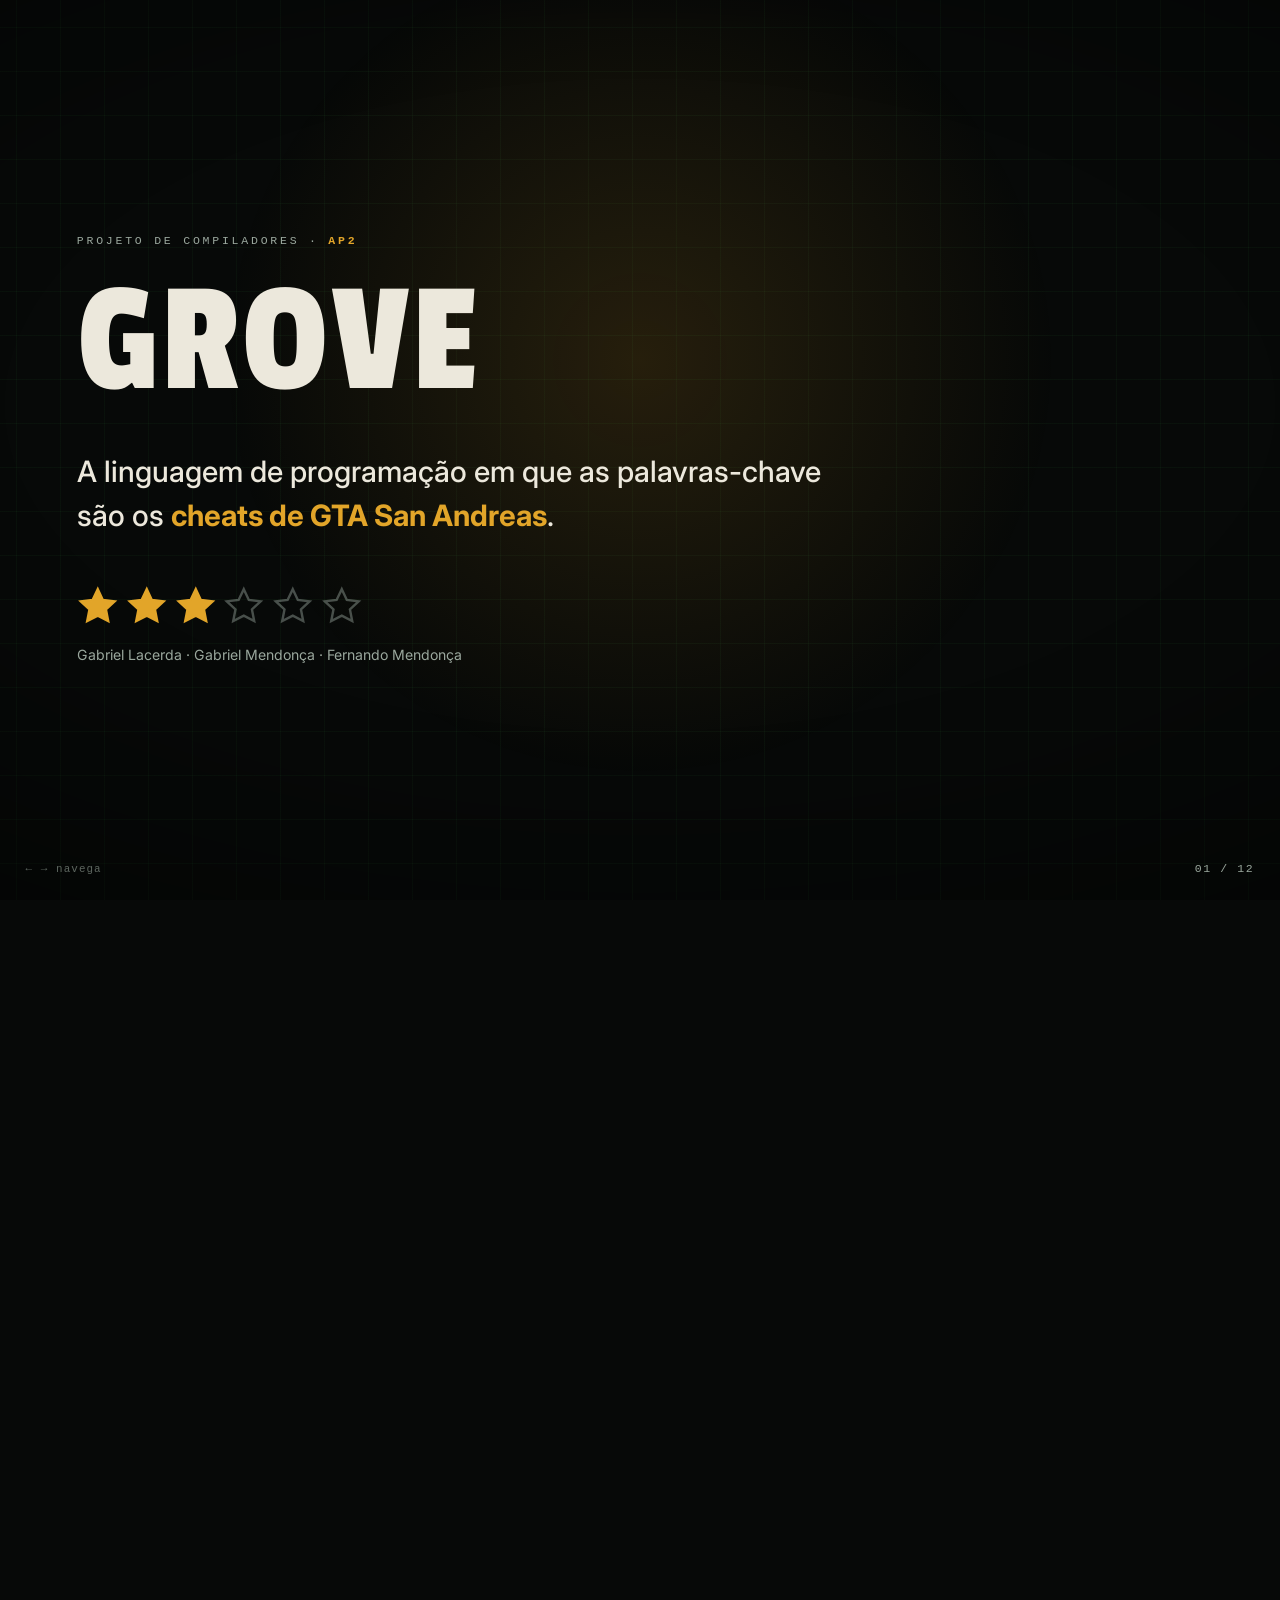
<file: docs/apresentacao.html>
<!doctype html>
<html lang="pt-BR">
<head>
<meta charset="utf-8">
<meta name="viewport" content="width=device-width, initial-scale=1">
<title>Grove · apresentação</title>
<meta name="description" content="Grove: linguagem de programação cujas palavras-chave são os cheats de GTA San Andreas. Apresentação do projeto de Compiladores.">
<script>document.documentElement.classList.add('js');</script>
<link rel="preconnect" href="https://fonts.googleapis.com">
<link rel="preconnect" href="https://fonts.gstatic.com" crossorigin>
<link rel="stylesheet" href="https://fonts.googleapis.com/css2?family=Passion+One:wght@400;700&family=Inter:wght@400;500;700;800&display=swap">
<style>
/* ---------- base ---------- */
:root{
  /* mesma paleta do Grove Online (playground/estilo.css) */
  --fundo:#070908; --painel:#0e1310; --borda:#233029;
  --texto:#ece8dc; --suave:#9aa79d;
  --ouro:#e2a529; --grove:#3fae4f; --dinheiro:#62b84f;
  --vermelho:#e0474b; --policia:#79a6f2; --aviso:#e8c25a;
  --gta:"Passion One",Impact,"Arial Black",sans-serif;
  --sans:"Inter",system-ui,-apple-system,"Segoe UI",sans-serif;
  --mono:ui-monospace,"SF Mono",SFMono-Regular,Menlo,Consolas,"Liberation Mono",monospace;
  --mx:50%; --my:40%;
  --gap:clamp(0.9rem,2vh,1.8rem);
}
*{box-sizing:border-box}
html{scroll-behavior:smooth}
body{
  margin:0; background:var(--fundo); color:var(--texto);
  font-family:var(--sans); font-size:clamp(15px,1.1vw + 0.5rem,20px); line-height:1.5;
  -webkit-font-smoothing:antialiased;
}
.js html{scroll-snap-type:y mandatory; overscroll-behavior-y:contain}

/* ---------- fundo vivo ---------- */
.fundo{position:fixed; inset:0; z-index:0; pointer-events:none; overflow:hidden}
.fundo::before{
  content:""; position:absolute; inset:-40%;
  background:
    repeating-linear-gradient(0deg,rgba(63,174,79,.055) 0 1px,transparent 1px 44px),
    repeating-linear-gradient(90deg,rgba(63,174,79,.055) 0 1px,transparent 1px 44px);
  animation:desliza 26s linear infinite;
}
.fundo::after{
  content:""; position:absolute; inset:0;
  background:radial-gradient(42rem 42rem at var(--mx) var(--my),rgba(226,165,41,.14),transparent 62%);
  transition:background-position .2s linear;
}
.vinheta{position:fixed; inset:0; z-index:1; pointer-events:none;
  background:radial-gradient(130% 95% at 50% 45%,transparent 38%,rgba(0,0,0,.72) 100%)}
@keyframes desliza{to{transform:translate3d(44px,44px,0)}}

/* ---------- slide ---------- */
.slide{
  position:relative; z-index:2;
  height:100vh; height:100dvh;
  scroll-snap-align:start; scroll-snap-stop:always;
  display:grid; align-content:center;
  padding:clamp(1.6rem,4.5vmin,4.5rem) clamp(1.2rem,6vw,7rem);
  max-width:84rem; margin-inline:auto;
}
/* projetor baixo (1024x640 e parecidos): devolve altura útil ao conteúdo */
@media (max-height:680px){.slide{padding-block:clamp(.8rem,2.5vmin,1.6rem)}}
.marca{
  font-family:var(--mono); font-size:clamp(.66rem,.9vw,.8rem); letter-spacing:.24em;
  text-transform:uppercase; color:var(--suave); margin-bottom:var(--gap);
}
.marca b{color:var(--ouro); font-weight:700}
h1,h2,h3{font-family:var(--gta); font-weight:400; text-transform:uppercase; margin:0; line-height:.95}
h1{font-size:clamp(3.4rem,13vw,10rem); letter-spacing:.01em}
h2{font-size:clamp(2rem,5.4vw,4.2rem); color:var(--ouro); margin-bottom:var(--gap)}
h3{font-size:clamp(1.1rem,1.9vw,1.6rem); color:var(--grove); letter-spacing:.04em}
.sub{font-size:clamp(1.05rem,2.3vw,1.9rem); font-weight:500; color:var(--texto); max-width:42ch}
.nota{color:var(--suave); font-size:clamp(.85rem,1.1vw,1.05rem); max-width:62ch}
strong{color:var(--ouro); font-weight:700}
em{color:var(--grove); font-style:normal; font-weight:600}
code,.mono{font-family:var(--mono)}
.cheat{font-family:var(--mono); color:var(--ouro); font-weight:700; letter-spacing:.02em}

/* ---------- blocos ---------- */
.painel{
  background:color-mix(in srgb,var(--painel) 88%,transparent);
  border:1px solid var(--borda); border-radius:14px;
  padding:clamp(.9rem,1.8vmin,1.5rem);
}
pre{
  margin:0; font-family:var(--mono); font-size:clamp(.74rem,1.15vw,1.02rem);
  line-height:1.65; overflow-x:auto; color:var(--texto);
}
pre .k{color:var(--ouro); font-weight:700}
pre .n{color:#86bdff}
pre .s{color:#e3c58a}
pre .c{color:#6f7d73}
pre .r{color:var(--vermelho)}
pre .g{color:var(--dinheiro)}
.duas{display:grid; gap:clamp(.9rem,2.4vmin,2rem); grid-template-columns:1fr}
@media (min-width:56rem){.duas{grid-template-columns:1fr 1fr; align-items:start}}
.duas.larga-esq{grid-template-columns:1fr}
@media (min-width:56rem){.duas.larga-esq{grid-template-columns:1.25fr .9fr}}

ul{margin:0; padding:0; list-style:none; display:grid; gap:calc(var(--gap) * .62)}
ul li{display:grid; grid-template-columns:auto 1fr; gap:.8rem; align-items:start}
.pino{
  width:1.65rem; height:1.65rem; flex:none; border-radius:50%;
  display:grid; place-items:center; font-family:var(--mono); font-size:clamp(.64rem,.85vw,.78rem); font-weight:700;
  background:rgba(63,174,79,.14); border:1px solid rgba(63,174,79,.45); color:var(--grove);
}
.pino.ouro{background:rgba(226,165,41,.14); border-color:rgba(226,165,41,.5); color:var(--ouro)}
.pino.vermelho{background:rgba(224,71,75,.14); border-color:rgba(224,71,75,.5); color:var(--vermelho)}
.pino.azul{background:rgba(121,166,242,.14); border-color:rgba(121,166,242,.5); color:var(--policia)}
li b{display:block; color:var(--texto)}
li span{color:var(--suave); font-size:.94em}

/* tabela de cheats */
.cheats{display:grid; gap:.55rem; grid-template-columns:1fr}
@media (min-width:52rem){.cheats{grid-template-columns:1fr 1fr}}
.cheats div{
  display:grid; grid-template-columns:minmax(0,1fr) auto; gap:.6rem; align-items:baseline;
  padding:.5rem .75rem; border-radius:10px; background:rgba(14,19,16,.85); border:1px solid var(--borda);
}
.cheats .sig{font-size:.9em; color:var(--suave); text-align:right; white-space:nowrap}

/* HUD de estrelas */
.hud{display:flex; gap:.45rem; align-items:center}
.hud svg{width:clamp(1.5rem,3.6vw,2.6rem); height:auto}
.estrela{fill:none; stroke:var(--suave); stroke-width:1.4; opacity:.45}
.estrela.on{fill:var(--ouro); stroke:var(--ouro); opacity:1}

/* diagramas svg */
.fig{width:100%; height:auto; overflow:visible}
.fig .caixa{fill:rgba(14,19,16,.9); stroke:var(--borda); stroke-width:1.5; rx:10}
.fig .caixa.ouro{stroke:rgba(226,165,41,.65)}
.fig .caixa.verde{stroke:rgba(63,174,79,.6)}
.fig text{font-family:var(--sans); font-size:15px; fill:var(--texto)}
.fig text.rot{font-family:var(--mono); font-size:11.5px; fill:var(--suave); letter-spacing:.08em}
.fig text.tit{font-weight:700}
.fig .cano{fill:none; stroke:var(--grove); stroke-width:2; stroke-linecap:round}
.fig .cano.ouro{stroke:var(--ouro)}
.fig .ponta{fill:var(--grove)}
.fig .ponta.ouro{fill:var(--ouro)}

/* rodapé / progresso */
#progresso{position:fixed; left:0; bottom:0; height:3px; width:0; z-index:9;
  background:linear-gradient(90deg,var(--grove),var(--ouro)); transition:width .18s linear}
#passo{position:fixed; right:clamp(.7rem,2vw,1.6rem); bottom:clamp(.7rem,2vw,1.4rem); z-index:9;
  font-family:var(--mono); font-size:clamp(.66rem,.9vw,.8rem); letter-spacing:.14em; color:var(--suave)}
.js #ajuda{position:fixed; left:clamp(.7rem,2vw,1.6rem); bottom:clamp(.7rem,2vw,1.4rem); z-index:9;
  font-family:var(--mono); font-size:clamp(.62rem,.85vw,.76rem); letter-spacing:.1em; color:var(--suave); opacity:.6}
#ajuda{display:none}
.js #ajuda{display:block}

/* ---------- animações ---------- */
@keyframes sobe{from{opacity:0; transform:translateY(30px)}to{opacity:1; transform:none}}
@keyframes esquerda{from{opacity:0; transform:translateX(-46px)}to{opacity:1; transform:none}}
@keyframes direita{from{opacity:0; transform:translateX(46px)}to{opacity:1; transform:none}}
@keyframes zoom{from{opacity:0; transform:scale(.72)}to{opacity:1; transform:none}}
@keyframes gira{from{opacity:0; transform:rotate(-200deg) scale(.4)}to{opacity:1; transform:none}}
@keyframes palavra{from{opacity:0; transform:translateY(.45em) rotate(2deg); filter:blur(7px)}
  to{opacity:1; transform:none; filter:none}}
@keyframes cortina{from{opacity:1; clip-path:inset(0 100% 0 0)}to{opacity:1; clip-path:inset(0)}}
@keyframes traco{from{stroke-dashoffset:1}to{stroke-dashoffset:0}}
/* só opacidade: uma animação de transform sobrescreveria o atributo transform do SVG */
@keyframes pulsa{0%,100%{opacity:1}50%{opacity:.55}}
@keyframes piscaCursor{0%,100%{opacity:1}50%{opacity:0}}

.js .slide:not(.is-visible) [data-anim]{opacity:0}
.js .slide.is-visible [data-anim]{
  animation:sobe .72s cubic-bezier(.2,.75,.25,1) both;
  animation-delay:calc(var(--i,0) * 85ms);
}
.js .slide.is-visible [data-anim="esquerda"]{animation-name:esquerda}
.js .slide.is-visible [data-anim="direita"]{animation-name:direita}
.js .slide.is-visible [data-anim="zoom"]{animation-name:zoom}
.js .slide.is-visible [data-anim="gira"]{animation-name:gira; animation-duration:.9s}
.js .slide.is-visible [data-anim="palavra"]{animation-name:palavra; animation-duration:.85s}
.js .slide.is-visible [data-anim="cortina"]{animation-name:cortina; animation-duration:1s}
.js .slide:not(.is-visible) [data-anim="cortina"]{opacity:1; clip-path:inset(0 100% 0 0)}
.js [data-anim="traco"]{stroke-dasharray:1; stroke-dashoffset:1; opacity:1}
.js .slide.is-visible [data-anim="traco"]{
  animation:traco 1.05s cubic-bezier(.4,.1,.2,1) both; animation-delay:calc(var(--i,0) * 85ms);
}
.js .slide.is-visible .estrela.on{animation:pulsa 1.9s ease-in-out infinite; animation-delay:calc(var(--i,0) * 160ms)}
.cursor{display:inline-block; width:.6ch; background:var(--grove); color:transparent}
.js .slide.is-visible .cursor{animation:piscaCursor 1s steps(1) infinite}

/* imprimir / salvar em PDF: uma página 16:9 por slide, tudo revelado */
@media print{
  @page{size:13.333in 7.5in; margin:0}
  html,body{height:auto; background:var(--fundo); print-color-adjust:exact; -webkit-print-color-adjust:exact}
  .fundo,.vinheta,#progresso,#passo,#ajuda{display:none}
  .slide{
    height:7.5in; max-width:none; overflow:hidden; break-after:page; page-break-after:always;
    print-color-adjust:exact; -webkit-print-color-adjust:exact;
  }
  .slide:last-child{break-after:auto; page-break-after:auto}
  /* na impressão as media queries de largura não valem: as colunas vão na mão */
  .duas{grid-template-columns:1fr 1fr; align-items:start}
  .duas.larga-esq{grid-template-columns:1.25fr .9fr}
  .cheats{grid-template-columns:1fr 1fr}
  .js .slide [data-anim],.js .slide.is-visible [data-anim]{
    animation:none !important; opacity:1 !important; transform:none !important;
    clip-path:none !important; stroke-dashoffset:0 !important; filter:none !important;
  }
}

@media (prefers-reduced-motion:reduce){
  html{scroll-behavior:auto}
  .fundo::before{animation:none}
  .js .slide [data-anim],.js .slide.is-visible [data-anim]{
    animation:none !important; opacity:1 !important; transform:none !important;
    clip-path:none !important; stroke-dashoffset:0 !important; filter:none !important;
  }
  .js .slide.is-visible .estrela.on,.js .slide.is-visible .cursor{animation:none}
}
</style>
</head>
<body>
<div class="fundo" aria-hidden="true"></div>
<div class="vinheta" aria-hidden="true"></div>
<div id="progresso" aria-hidden="true"></div>
<div id="passo" aria-hidden="true">01 / 12</div>
<div id="ajuda" aria-hidden="true">← → navega</div>

<main>

<!-- 1 — título -->
<section id="s1" class="slide" aria-label="Grove">
  <p class="marca" data-anim style="--i:0">Projeto de Compiladores · <b>AP2</b></p>
  <h1 aria-label="Grove">
    <span data-anim="palavra" style="--i:1">G</span><span data-anim="palavra" style="--i:2">R</span><span data-anim="palavra" style="--i:3">O</span><span data-anim="palavra" style="--i:4">V</span><span data-anim="palavra" style="--i:5">E</span>
  </h1>
  <p class="sub" data-anim style="--i:6" >A linguagem de programação em que as palavras-chave são os <strong>cheats de GTA San Andreas</strong>.</p>
  <div class="hud" data-anim="zoom" style="--i:8; margin-top:var(--gap)" aria-label="Seis estrelas de procurado">
    <svg viewBox="0 0 24 24"><path class="estrela on" style="--i:0" d="M12 2.4l2.9 6.2 6.8.8-5 4.7 1.3 6.7L12 17.7 5.9 20.8l1.3-6.7-5-4.7 6.8-.8z"/></svg>
    <svg viewBox="0 0 24 24"><path class="estrela on" style="--i:1" d="M12 2.4l2.9 6.2 6.8.8-5 4.7 1.3 6.7L12 17.7 5.9 20.8l1.3-6.7-5-4.7 6.8-.8z"/></svg>
    <svg viewBox="0 0 24 24"><path class="estrela on" style="--i:2" d="M12 2.4l2.9 6.2 6.8.8-5 4.7 1.3 6.7L12 17.7 5.9 20.8l1.3-6.7-5-4.7 6.8-.8z"/></svg>
    <svg viewBox="0 0 24 24"><path class="estrela" d="M12 2.4l2.9 6.2 6.8.8-5 4.7 1.3 6.7L12 17.7 5.9 20.8l1.3-6.7-5-4.7 6.8-.8z"/></svg>
    <svg viewBox="0 0 24 24"><path class="estrela" d="M12 2.4l2.9 6.2 6.8.8-5 4.7 1.3 6.7L12 17.7 5.9 20.8l1.3-6.7-5-4.7 6.8-.8z"/></svg>
    <svg viewBox="0 0 24 24"><path class="estrela" d="M12 2.4l2.9 6.2 6.8.8-5 4.7 1.3 6.7L12 17.7 5.9 20.8l1.3-6.7-5-4.7 6.8-.8z"/></svg>
  </div>
  <p class="nota" data-anim style="--i:9; margin-top:var(--gap)">Gabriel Lacerda · Gabriel Mendonça · Fernando Mendonça</p>
</section>

<!-- 2 — as dez palavras -->
<section id="s2" class="slide" aria-label="As dez palavras reservadas">
  <p class="marca" data-anim style="--i:0"><b>01</b> · a linguagem</p>
  <h2 data-anim="cortina" style="--i:1">Dez palavras reservadas</h2>
  <div class="cheats" style="margin-bottom:var(--gap)">
    <div data-anim="esquerda" style="--i:2"><span class="cheat">HESOYAM</span><span class="sig">declara variável</span></div>
    <div data-anim="direita" style="--i:2"><span class="cheat">TURNUPTHEHEAT</span><span class="sig">if</span></div>
    <div data-anim="esquerda" style="--i:3"><span class="cheat">BRINGITON</span><span class="sig">else if</span></div>
    <div data-anim="direita" style="--i:3"><span class="cheat">TURNDOWNTHEHEAT</span><span class="sig">else</span></div>
    <div data-anim="esquerda" style="--i:4"><span class="cheat">KANGAROO</span><span class="sig">while</span></div>
    <div data-anim="direita" style="--i:4"><span class="cheat">GOODBYECRUELWORLD</span><span class="sig">break</span></div>
    <div data-anim="esquerda" style="--i:5"><span class="cheat">HELLOLADIES</span><span class="sig">print</span></div>
    <div data-anim="direita" style="--i:5"><span class="cheat">CJPHONEHOME</span><span class="sig">lê um inteiro</span></div>
    <div data-anim="esquerda" style="--i:6"><span class="cheat">FULLCLIP</span><span class="sig">true</span></div>
    <div data-anim="direita" style="--i:6"><span class="cheat">GHOSTTOWN</span><span class="sig">false</span></div>
  </div>
  <p class="nota" data-anim style="--i:7">Cada cheat vira uma palavra da linguagem. O resto é igual ao C: chaves, ponto e vírgula e parênteses. Três tipos: inteiro, string e booleano.</p>
</section>

<!-- 3 — um programa -->
<section id="s3" class="slide" aria-label="Um programa em Grove">
  <p class="marca" data-anim style="--i:0"><b>02</b> · um programa</p>
  <h2 data-anim="cortina" style="--i:1">Fatorial de 5</h2>
  <div class="duas">
    <div class="painel" data-anim="esquerda" style="--i:2">
<pre><span class="c"># fatorial de 5</span>
<span class="k">HESOYAM</span> n = <span class="n">5</span>;
<span class="k">HESOYAM</span> r = <span class="n">1</span>;
<span class="k">KANGAROO</span> (n &gt; <span class="n">1</span>) {
    r = r * n;
    n = n - <span class="n">1</span>;
}
<span class="k">HELLOLADIES</span> r;</pre>
    </div>
    <div data-anim="direita" style="--i:3">
      <div class="painel">
<pre><span class="c">$</span> python -m grove examples/fatorial.cj
<span class="g">120</span></pre>
      </div>
      <p class="nota" style="margin-top:var(--gap)">Declara duas variáveis, repete a multiplicação com <span class="cheat">KANGAROO</span> e imprime o resultado com <span class="cheat">HELLOLADIES</span>. Acaba como no jogo: <em>Mission passed!</em> ou <span style="color:var(--vermelho)">Wasted</span>.</p>
    </div>
  </div>
</section>

<!-- 4 — pipeline -->
<section id="s4" class="slide" aria-label="Pipeline">
  <p class="marca" data-anim style="--i:0"><b>03</b> · pipeline</p>
  <h2 data-anim="cortina" style="--i:1">Do texto a quatro saídas</h2>
  <svg class="fig" viewBox="0 0 1000 330" role="img" aria-label="Diagrama: texto .cj passa por léxico, sintático e semântico; da AST anotada saem interpretador, TAC, Python e Arduino">
    <rect class="caixa" x="2" y="136" width="146" height="58" data-anim="esquerda" style="--i:2"/>
    <text class="tit" x="75" y="162" text-anchor="middle" data-anim="esquerda" style="--i:2">texto .cj</text>
    <text class="rot" x="75" y="180" text-anchor="middle" data-anim="esquerda" style="--i:2">FONTE</text>

    <path class="cano" pathLength="1" d="M152 165 H196" data-anim="traco" style="--i:3"/>
    <polygon class="ponta" points="196,159 208,165 196,171" data-anim="zoom" style="--i:3"/>
    <rect class="caixa verde" x="210" y="136" width="146" height="58" data-anim style="--i:4"/>
    <text class="tit" x="283" y="162" text-anchor="middle" data-anim style="--i:4">léxico</text>
    <text class="rot" x="283" y="180" text-anchor="middle" data-anim style="--i:4">TOKENS</text>

    <path class="cano" pathLength="1" d="M360 165 H404" data-anim="traco" style="--i:5"/>
    <polygon class="ponta" points="404,159 416,165 404,171" data-anim="zoom" style="--i:5"/>
    <rect class="caixa verde" x="418" y="136" width="146" height="58" data-anim style="--i:6"/>
    <text class="tit" x="491" y="162" text-anchor="middle" data-anim style="--i:6">sintático</text>
    <text class="rot" x="491" y="180" text-anchor="middle" data-anim style="--i:6">AST</text>

    <path class="cano" pathLength="1" d="M568 165 H612" data-anim="traco" style="--i:7"/>
    <polygon class="ponta" points="612,159 624,165 612,171" data-anim="zoom" style="--i:7"/>
    <rect class="caixa ouro" x="626" y="136" width="152" height="58" data-anim style="--i:8"/>
    <text class="tit" x="702" y="162" text-anchor="middle" data-anim style="--i:8">semântico</text>
    <text class="rot" x="702" y="180" text-anchor="middle" data-anim style="--i:8">AST ANOTADA</text>

    <path class="cano ouro" pathLength="1" d="M782 165 H812 V40 H846" data-anim="traco" style="--i:9"/>
    <path class="cano ouro" pathLength="1" d="M782 165 H846" data-anim="traco" style="--i:10"/>
    <path class="cano ouro" pathLength="1" d="M782 165 H812 V230 H846" data-anim="traco" style="--i:11"/>
    <path class="cano ouro" pathLength="1" d="M782 165 H812 V296 H846" data-anim="traco" style="--i:12"/>

    <rect class="caixa ouro" x="848" y="16" width="150" height="48" data-anim="direita" style="--i:9"/>
    <text x="923" y="38" text-anchor="middle" data-anim="direita" style="--i:9">interpretador</text>
    <text class="rot" x="923" y="54" text-anchor="middle" data-anim="direita" style="--i:9">PADRÃO</text>

    <rect class="caixa ouro" x="848" y="141" width="150" height="48" data-anim="direita" style="--i:10"/>
    <text x="923" y="163" text-anchor="middle" data-anim="direita" style="--i:10">TAC + otimização</text>
    <text class="rot" x="923" y="179" text-anchor="middle" data-anim="direita" style="--i:10">--ir</text>

    <rect class="caixa ouro" x="848" y="206" width="150" height="48" data-anim="direita" style="--i:11"/>
    <text x="923" y="228" text-anchor="middle" data-anim="direita" style="--i:11">Python</text>
    <text class="rot" x="923" y="244" text-anchor="middle" data-anim="direita" style="--i:11">--python</text>

    <rect class="caixa ouro" x="848" y="272" width="150" height="48" data-anim="direita" style="--i:12"/>
    <text x="923" y="294" text-anchor="middle" data-anim="direita" style="--i:12">Arduino C++</text>
    <text class="rot" x="923" y="310" text-anchor="middle" data-anim="direita" style="--i:12">--mega</text>
  </svg>
  <p class="nota" data-anim style="--i:13; margin-top:var(--gap)">Três etapas conferem o programa. Se ele passa, a mesma árvore pode ser executada ou traduzida para três formatos.</p>
</section>

<!-- 5 — léxico -->
<section id="s5" class="slide" aria-label="Análise léxica">
  <p class="marca" data-anim style="--i:0"><b>04</b> · etapa 1</p>
  <h2 data-anim="cortina" style="--i:1">Léxico: texto vira tokens</h2>
  <div class="duas larga-esq">
    <div class="painel" data-anim="esquerda" style="--i:2">
<pre><span class="c">$</span> python -m grove examples/fatorial.cj --tokens
LINHA:COL  TIPO     LEXEMA
2:1        <span class="k">VAR</span>      HESOYAM
2:9        IDENT    n
2:11       ASSIGN   =
2:13       NUMBER   <span class="n">5</span>
2:14       SEMI     ;
…
<span class="c">$</span> python -m grove examples/erro_lexico.cj
<span class="r">erro: linha 2, coluna 13: caractere inesperado '$'</span></pre>
    </div>
    <ul data-anim="direita" style="--i:3">
      <li><span class="pino azul">◆</span><span><b>O que faz</b>Separa o texto em pedaços: cheats, números, textos, nomes e símbolos.</span></li>
      <li><span class="pino">◆</span><span><b>Linha e coluna em cada token</b>O erro aponta o lugar certo em todas as etapas.</span></li>
      <li><span class="pino">◆</span><span><b>Operador de dois caracteres primeiro</b>Senão <code>!=</code> viraria <code>!</code> seguido de <code>=</code>.</span></li>
    </ul>
  </div>
</section>

<!-- 6 — sintático -->
<section id="s6" class="slide" aria-label="Análise sintática">
  <p class="marca" data-anim style="--i:0"><b>05</b> · etapa 2</p>
  <h2 data-anim="cortina" style="--i:1">Sintático: tokens viram AST</h2>
  <div class="duas larga-esq">
    <div class="painel" data-anim="esquerda" style="--i:2">
<pre><span class="c">$</span> python -m grove examples/erro_digitacao.cj
<span class="r">erro: linha 2, coluna 1: 'HESOYM' não é um cheat
da Grove; <span class="g">você quis dizer HESOYAM?</span></span>
<span class="r">erro: linha 7, coluna 19: esperado expressão,
encontrado ')'</span>
<span class="r">…</span></pre>
    </div>
    <ul data-anim="direita" style="--i:3">
      <li><span class="pino azul">◆</span><span><b>O que faz</b>Confere se os pedaços estão na ordem certa e monta a árvore do programa.</span></li>
      <li><span class="pino">◆</span><span><b>Descida recursiva, LL(1)</b>Um método por regra, olhando só o próximo token.</span></li>
      <li><span class="pino ouro">◆</span><span><b>Recuperação e sugestão</b>Continua depois do erro e sugere o cheat mais parecido.</span></li>
    </ul>
  </div>
</section>

<!-- 7 — semântico -->
<section id="s7" class="slide" aria-label="Análise semântica">
  <p class="marca" data-anim style="--i:0"><b>06</b> · etapa 3</p>
  <h2 data-anim="cortina" style="--i:1">Semântico: a AST anotada</h2>
  <div class="duas larga-esq">
    <div class="painel" data-anim="esquerda" style="--i:2">
<pre><span class="c">$</span> python -m grove examples/fatorial.cj --simbolos
NOME  TIPO      ESCOPO  LINHA:COL  ÚNICO  LIDA
n     inteiro   0       2:9        n      sim
r     inteiro   0       3:9        r      sim

<span class="c">$</span> python -m grove examples/erro_semantico.cj
<span class="r">erro: linha 4, coluna 1: 'grana' é inteiro,
não pode receber string</span>
<span class="r">erro: linha 6, coluna 17: variável 'respeito'
não declarada</span>
<span class="r">…</span></pre>
    </div>
    <ul data-anim="direita" style="--i:3">
      <li><span class="pino azul">◆</span><span><b>O que faz</b>Confere o sentido: variável declarada, tipo certo, <code>break</code> dentro de laço.</span></li>
      <li><span class="pino">◆</span><span><b>Tabela de símbolos e AST anotada</b>Um escopo por bloco; cada expressão ganha um tipo.</span></li>
      <li><span class="pino ouro">◆</span><span><b>Todos os erros de uma vez</b>Não para no primeiro.</span></li>
    </ul>
  </div>
</section>

<!-- 8 — TAC e otimização -->
<section id="s8" class="slide" aria-label="Código intermediário e otimização">
  <p class="marca" data-anim style="--i:0"><b>07</b> · etapa 4</p>
  <h2 data-anim="cortina" style="--i:1">TAC: treze instruções viram quatro</h2>
  <div class="duas">
    <div class="painel" data-anim="esquerda" style="--i:2">
<pre><span class="c">$</span> python -m grove examples/otimizacao.cj --ir
 1   segundos = <span class="n">60</span> * <span class="n">60</span>
 2   dobro = segundos * <span class="n">2</span>
 3   t1 = dobro + <span class="n">0</span>
 4   print t1
 5   ifFalse <span class="k">GHOSTTOWN</span> goto L1
 6   print <span class="s">"nunca"</span>
 7 L1:
 8 L2:
 9   ifFalse <span class="k">FULLCLIP</span> goto L3
10   print <span class="s">"uma vez"</span>
11   goto L3
12   goto L2
13 L3:</pre>
    </div>
    <div data-anim="direita" style="--i:3">
      <div class="painel">
<pre><span class="c"># otimizado</span>
 1   segundos = <span class="n">3600</span>
 2   dobro = <span class="n">7200</span>
 3   print <span class="n">7200</span>
 4   print <span class="s">"uma vez"</span></pre>
      </div>
      <ul style="margin-top:var(--gap)">
        <li><span class="pino azul">◆</span><span><b>O que faz</b>Reescreve o programa em passos simples, uma conta por linha.</span></li>
        <li><span class="pino">◆</span><span><b>Otimização</b>Contas feitas antes de rodar e código que nunca executa removido.</span></li>
      </ul>
    </div>
  </div>
</section>

<!-- 9 — geração de código -->
<section id="s9" class="slide" aria-label="Geração de código">
  <p class="marca" data-anim style="--i:0"><b>08</b> · etapa 5</p>
  <h2 data-anim="cortina" style="--i:1">Duas linguagens de saída</h2>
  <div class="duas">
    <div data-anim="esquerda" style="--i:2">
      <h3>Python · <code>--python</code></h3>
      <div class="painel" style="margin-top:.6rem">
<pre>n = <span class="n">5</span>
r = <span class="n">1</span>
<span class="k">while</span> n &gt; <span class="n">1</span>:
    r = r * n
    n = n - <span class="n">1</span>
<span class="k">print</span>(r)</pre>
      </div>
      <p class="nota" style="margin-top:.7rem">A árvore vira um programa Python que roda direto. Sai da AST, não da TAC, porque o Python não tem <code>goto</code>.</p>
    </div>
    <div data-anim="direita" style="--i:3">
      <h3>Arduino C++ · <code>--mega</code></h3>
      <div class="painel" style="margin-top:.6rem">
<pre><span class="k">void</span> setup() {
  Serial.begin(<span class="n">115200</span>);
  _inicializar();
  <span class="k">long</span> estrelas = <span class="n">0L</span>;
  _procurado(estrelas);
  <span class="k">while</span> (<span class="k">true</span>) {
    estrelas = _linha();   <span class="c">// CJPHONEHOME</span>
    _procurado(estrelas);
    Serial.println(estrelas);
  }
}</pre>
      </div>
      <p class="nota" style="margin-top:.7rem">A mesma árvore vira C++ para o Arduino Mega 2560. <span class="cheat">CJPHONEHOME</span> lê da serial em vez do teclado.</p>
    </div>
  </div>
</section>

<!-- 10 — grove online -->
<section id="s10" class="slide" aria-label="Grove Online">
  <p class="marca" data-anim style="--i:0"><b>09</b> · no navegador</p>
  <h2 data-anim="cortina" style="--i:1">Grove Online</h2>
  <ul data-anim style="--i:2">
    <li><span class="pino azul">◆</span><span><b>O compilador roda no navegador</b>O Pyodide carrega o pacote <code>grove</code> na página. Sem instalar nada, sem servidor.</span></li>
    <li><span class="pino azul">◆</span><span><b>Por dentro do compilador</b>Abas de tokens, AST, símbolos, TAC, Python e C++.</span></li>
    <li><span class="pino ouro">◆</span><span><b>HUD do jogo como feedback</b>Uma estrela de procurado por erro, $250.000 por missão cumprida. No ar em <span class="cheat">grove.heybrain.uk</span>.</span></li>
  </ul>
</section>

<!-- 11 — a ponte com o GTA -->
<section id="s11" class="slide" aria-label="O GTA acendendo os LEDs">
  <p class="marca" data-anim style="--i:0"><b>10</b> · a volta completa</p>
  <h2 data-anim="cortina" style="--i:1">O jogo acendendo os LEDs</h2>
  <svg class="fig" viewBox="0 0 1000 220" role="img" aria-label="Do script CLEO dentro do GTA, pela ponte em Python, até o Mega 2560">
    <rect class="caixa ouro" x="2" y="60" width="236" height="90" data-anim="esquerda" style="--i:2"/>
    <text class="rot" x="120" y="88" text-anchor="middle" data-anim="esquerda" style="--i:2">NO JOGO</text>
    <text class="tit" x="120" y="112" text-anchor="middle" data-anim="esquerda" style="--i:2">script CLEO</text>
    <text class="rot" x="120" y="132" text-anchor="middle" data-anim="esquerda" style="--i:2">OPCODE 01C0 · 200 ms</text>

    <path class="cano ouro" pathLength="1" d="M242 105 H364" data-anim="traco" style="--i:3"/>
    <polygon class="ponta ouro" points="364,98 380,105 364,112" data-anim="zoom" style="--i:3"/>
    <text class="rot" x="310" y="92" text-anchor="middle" data-anim style="--i:3">procurado.txt</text>

    <rect class="caixa verde" x="382" y="60" width="236" height="90" data-anim style="--i:4"/>
    <text class="rot" x="500" y="88" text-anchor="middle" data-anim style="--i:4">NO PC</text>
    <text class="tit" x="500" y="112" text-anchor="middle" data-anim style="--i:4">gta/ponte.py</text>
    <text class="rot" x="500" y="132" text-anchor="middle" data-anim style="--i:4">PYSERIAL · 100 ms</text>

    <path class="cano" pathLength="1" d="M622 105 H744" data-anim="traco" style="--i:5"/>
    <polygon class="ponta" points="744,98 760,105 744,112" data-anim="zoom" style="--i:5"/>
    <text class="rot" x="690" y="92" text-anchor="middle" data-anim style="--i:5">USB · "3\n"</text>

    <rect class="caixa ouro" x="762" y="60" width="236" height="90" data-anim="direita" style="--i:6"/>
    <text class="rot" x="880" y="88" text-anchor="middle" data-anim="direita" style="--i:6">NA PLACA</text>
    <text class="tit" x="880" y="112" text-anchor="middle" data-anim="direita" style="--i:6">procurado_led.cj</text>
    <text class="rot" x="880" y="132" text-anchor="middle" data-anim="direita" style="--i:6">CJPHONEHOME LÊ A LINHA</text>
  </svg>
  <div class="duas" style="margin-top:var(--gap)">
    <p class="nota" data-anim style="--i:7"><span class="cheat">CJPHONEHOME</span> <em>lê</em> a próxima linha da entrada: o teclado no PC, a serial na placa. O mesmo programa serve aos dois.</p>
    <p class="sub" data-anim="zoom" style="--i:8"><strong><span data-conta="0.3" data-casas="1">0,3</span> s</strong> entre a estrela aparecer na tela e o LED acender.</p>
  </div>
</section>


<!-- 12 — encerramento -->
<section id="s12" class="slide" aria-label="Encerramento">
  <p class="marca" data-anim style="--i:0">obrigado</p>
  <h2 data-anim="cortina" style="--i:1; color:var(--dinheiro)">Mission passed!</h2>
  <p class="sub" data-anim style="--i:2">Escreva um programa com os cheats e rode no navegador, sem instalar nada.</p>
  <div class="duas" style="margin-top:var(--gap)">
    <div class="painel" data-anim="esquerda" style="--i:6">
      <p class="marca" style="margin-bottom:.4rem">o app</p>
      <p class="cheat" style="font-size:clamp(1rem,2.1vw,1.4rem); word-break:break-all">grove.heybrain.uk</p>
    </div>
    <div class="painel" data-anim="direita" style="--i:7">
      <p class="marca" style="margin-bottom:.4rem">o código</p>
      <p class="cheat" style="font-size:clamp(.85rem,1.6vw,1.1rem); word-break:break-all">github.com/fernandomcrsilva/grove-language</p>
    </div>
  </div>
  <p class="nota" data-anim style="--i:8; margin-top:var(--gap)">Gabriel Lacerda · Gabriel Mendonça · Fernando Mendonça</p>
</section>

</main>

<script>
(function(){
  "use strict";
  var root = document.documentElement;
  var slides = Array.prototype.slice.call(document.querySelectorAll(".slide"));
  var progresso = document.getElementById("progresso");
  var passo = document.getElementById("passo");
  var calma = window.matchMedia("(prefers-reduced-motion: reduce)");

  function dois(n){ return (n < 10 ? "0" : "") + n; }
  passo.textContent = dois(1) + " / " + dois(slides.length);

  /* --- abrir direto num slide: apresentacao.html#s6 --- */
  /* o scroll-snap re-ancora no primeiro slide ao carregar, então o pulo é refeito aqui.
     tem de vir antes do observador, senão ele avalia o alvo na posição antiga. */
  function paraHash(imediato){
    if (!location.hash) return;
    var alvo = document.querySelector(location.hash);
    if (!alvo || !alvo.classList.contains("slide")) return;
    alvo.scrollIntoView({ behavior: imediato ? "instant" : "smooth", block: "start" });
  }
  paraHash(true);
  window.addEventListener("load", function(){ paraHash(true); });
  window.addEventListener("hashchange", function(){ paraHash(false); });

  /* --- entra e sai: a animação repete toda vez que o slide volta ---
     quem manda é o slide que cobre o meio da tela. Um IntersectionObserver
     erraria ao abrir em #s6: ele avalia o alvo na posição de antes do pulo. */
  var atual = 0;
  function atualiza(){
    var meio = window.innerHeight / 2;
    slides.forEach(function(s, i){
      var r = s.getBoundingClientRect();
      var dentro = r.top <= meio && r.bottom > meio;
      if (dentro !== s.classList.contains("is-visible")) {
        s.classList.toggle("is-visible", dentro);
        if (dentro) contar(s);
      }
      if (dentro && atual !== i) {
        atual = i;
        passo.textContent = dois(i + 1) + " / " + dois(slides.length);
      }
    });
    var max = document.documentElement.scrollHeight - window.innerHeight;
    progresso.style.width = (Math.min(1, max > 0 ? window.scrollY / max : 0) * 100).toFixed(2) + "%";
  }
  var agendado = false;
  function agenda(){
    if (agendado) return;
    agendado = true;
    requestAnimationFrame(function(){ agendado = false; atualiza(); });
  }
  window.addEventListener("scroll", agenda, { passive: true });
  window.addEventListener("resize", agenda);
  window.addEventListener("load", agenda);
  atualiza();

  /* --- números que contam --- */
  function contar(slide){
    slide.querySelectorAll("[data-conta]").forEach(function(el){
      var alvo = parseFloat(el.getAttribute("data-conta"));
      var casas = parseInt(el.getAttribute("data-casas") || "0", 10);
      var de = parseFloat(el.getAttribute("data-de") || "0");
      var formata = function(v){
        return v.toLocaleString("pt-BR", { minimumFractionDigits: casas, maximumFractionDigits: casas });
      };
      if (calma.matches) { el.textContent = formata(alvo); return; }
      var inicio = null, dur = 1100;
      function quadro(t){
        if (inicio === null) inicio = t;
        var p = Math.min(1, (t - inicio) / dur);
        var suave = 1 - Math.pow(1 - p, 3);
        el.textContent = formata(de + (alvo - de) * suave);
        if (p < 1) requestAnimationFrame(quadro);
      }
      requestAnimationFrame(quadro);
    });
  }

  /* --- navegação: teclado e swipe --- */
  function vai(i){
    i = Math.max(0, Math.min(slides.length - 1, i));
    slides[i].scrollIntoView({ behavior: calma.matches ? "auto" : "smooth", block: "start" });
  }
  document.addEventListener("keydown", function(e){
    if (e.metaKey || e.ctrlKey || e.altKey) return;
    switch (e.key) {
      case "ArrowRight": case "ArrowDown": case "PageDown": case " ": vai(atual + 1); break;
      case "ArrowLeft": case "ArrowUp": case "PageUp": vai(atual - 1); break;
      case "Home": vai(0); break;
      case "End": vai(slides.length - 1); break;
      default: return;
    }
    e.preventDefault();
  });

  var x0 = null, y0 = null;
  document.addEventListener("touchstart", function(e){
    x0 = e.changedTouches[0].clientX; y0 = e.changedTouches[0].clientY;
  }, { passive: true });
  document.addEventListener("touchend", function(e){
    if (x0 === null) return;
    var dx = e.changedTouches[0].clientX - x0;
    var dy = e.changedTouches[0].clientY - y0;
    /* só o swipe horizontal navega: o vertical é o scroll-snap nativo */
    if (Math.abs(dx) > 60 && Math.abs(dx) > Math.abs(dy) * 1.5) vai(atual + (dx < 0 ? 1 : -1));
    x0 = y0 = null;
  }, { passive: true });

  /* --- brilho seguindo o cursor --- */
  if (!calma.matches && window.matchMedia("(hover: hover)").matches) {
    var pendente = false, px = 0, py = 0;
    window.addEventListener("pointermove", function(e){
      px = e.clientX; py = e.clientY;
      if (pendente) return;
      pendente = true;
      requestAnimationFrame(function(){
        root.style.setProperty("--mx", (px / window.innerWidth * 100).toFixed(1) + "%");
        root.style.setProperty("--my", (py / window.innerHeight * 100).toFixed(1) + "%");
        pendente = false;
      });
    }, { passive: true });
  }
})();
</script>
</body>
</html>
</file>
